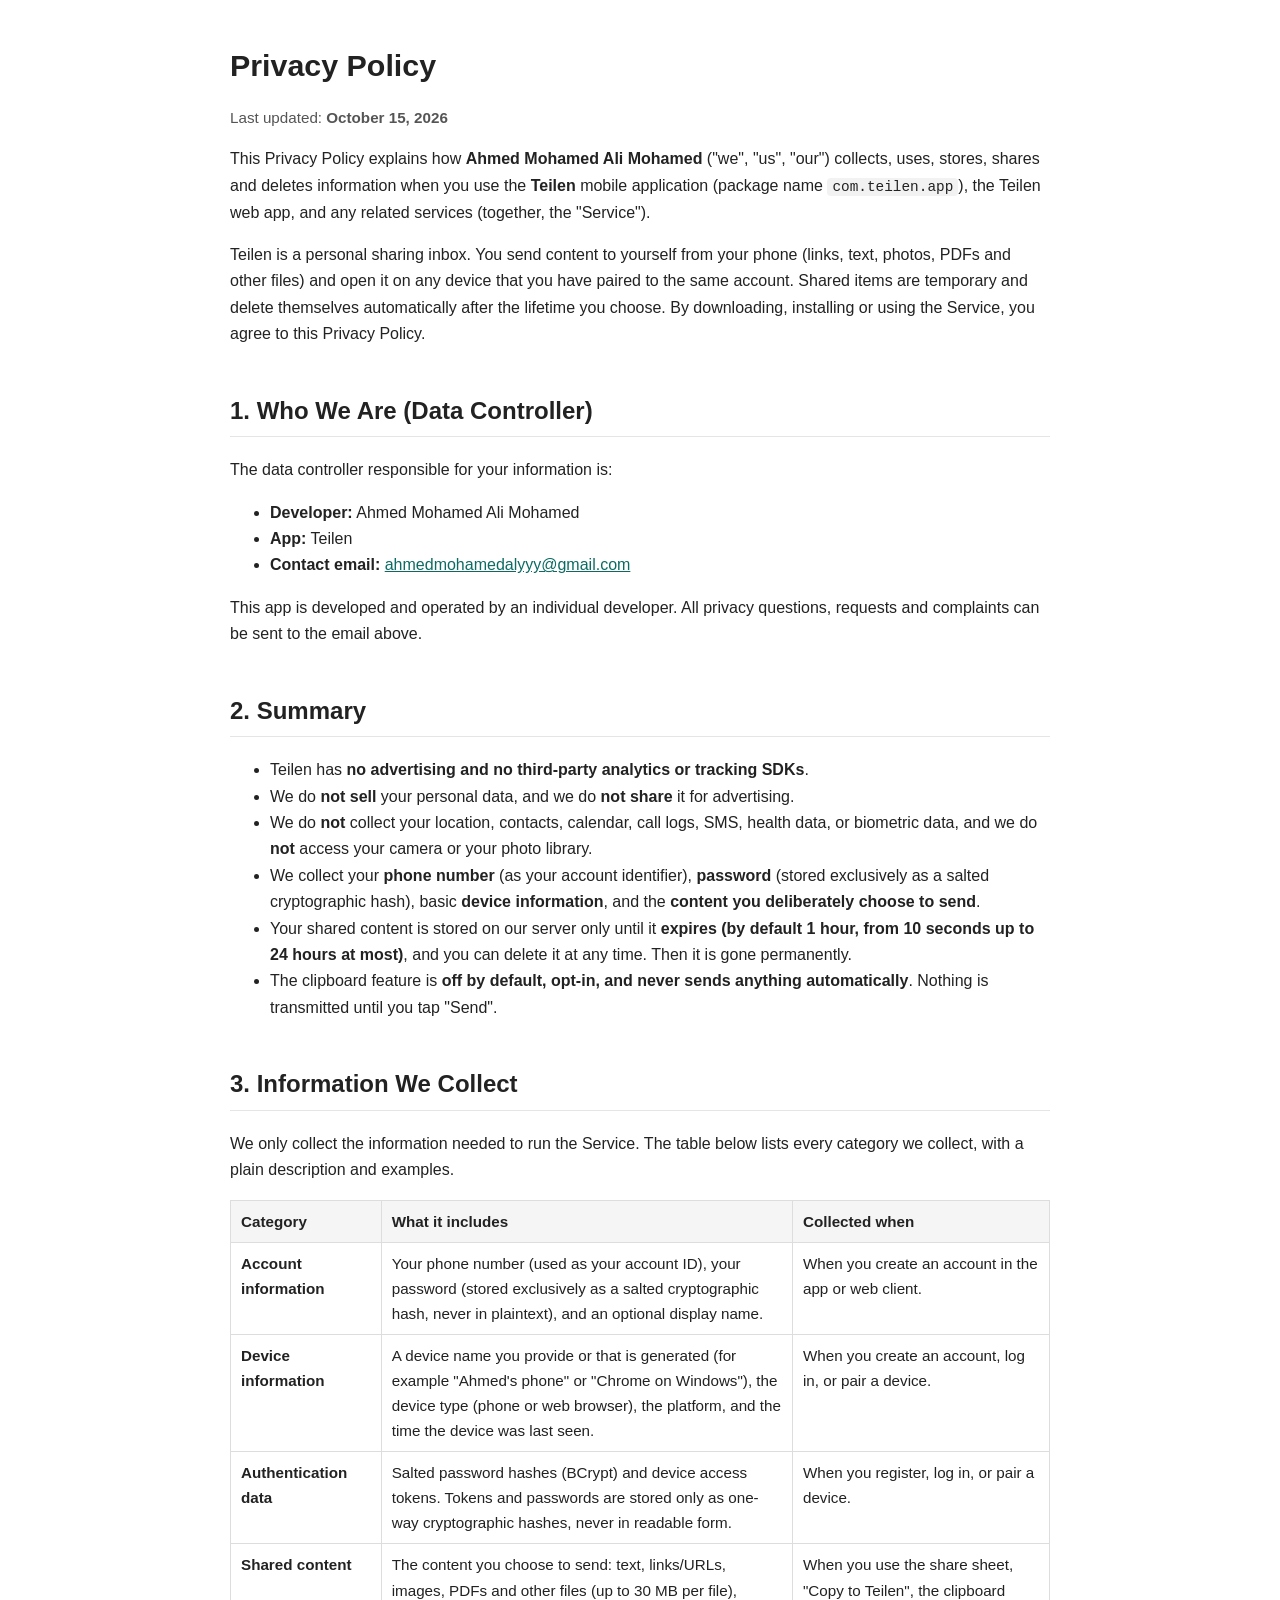
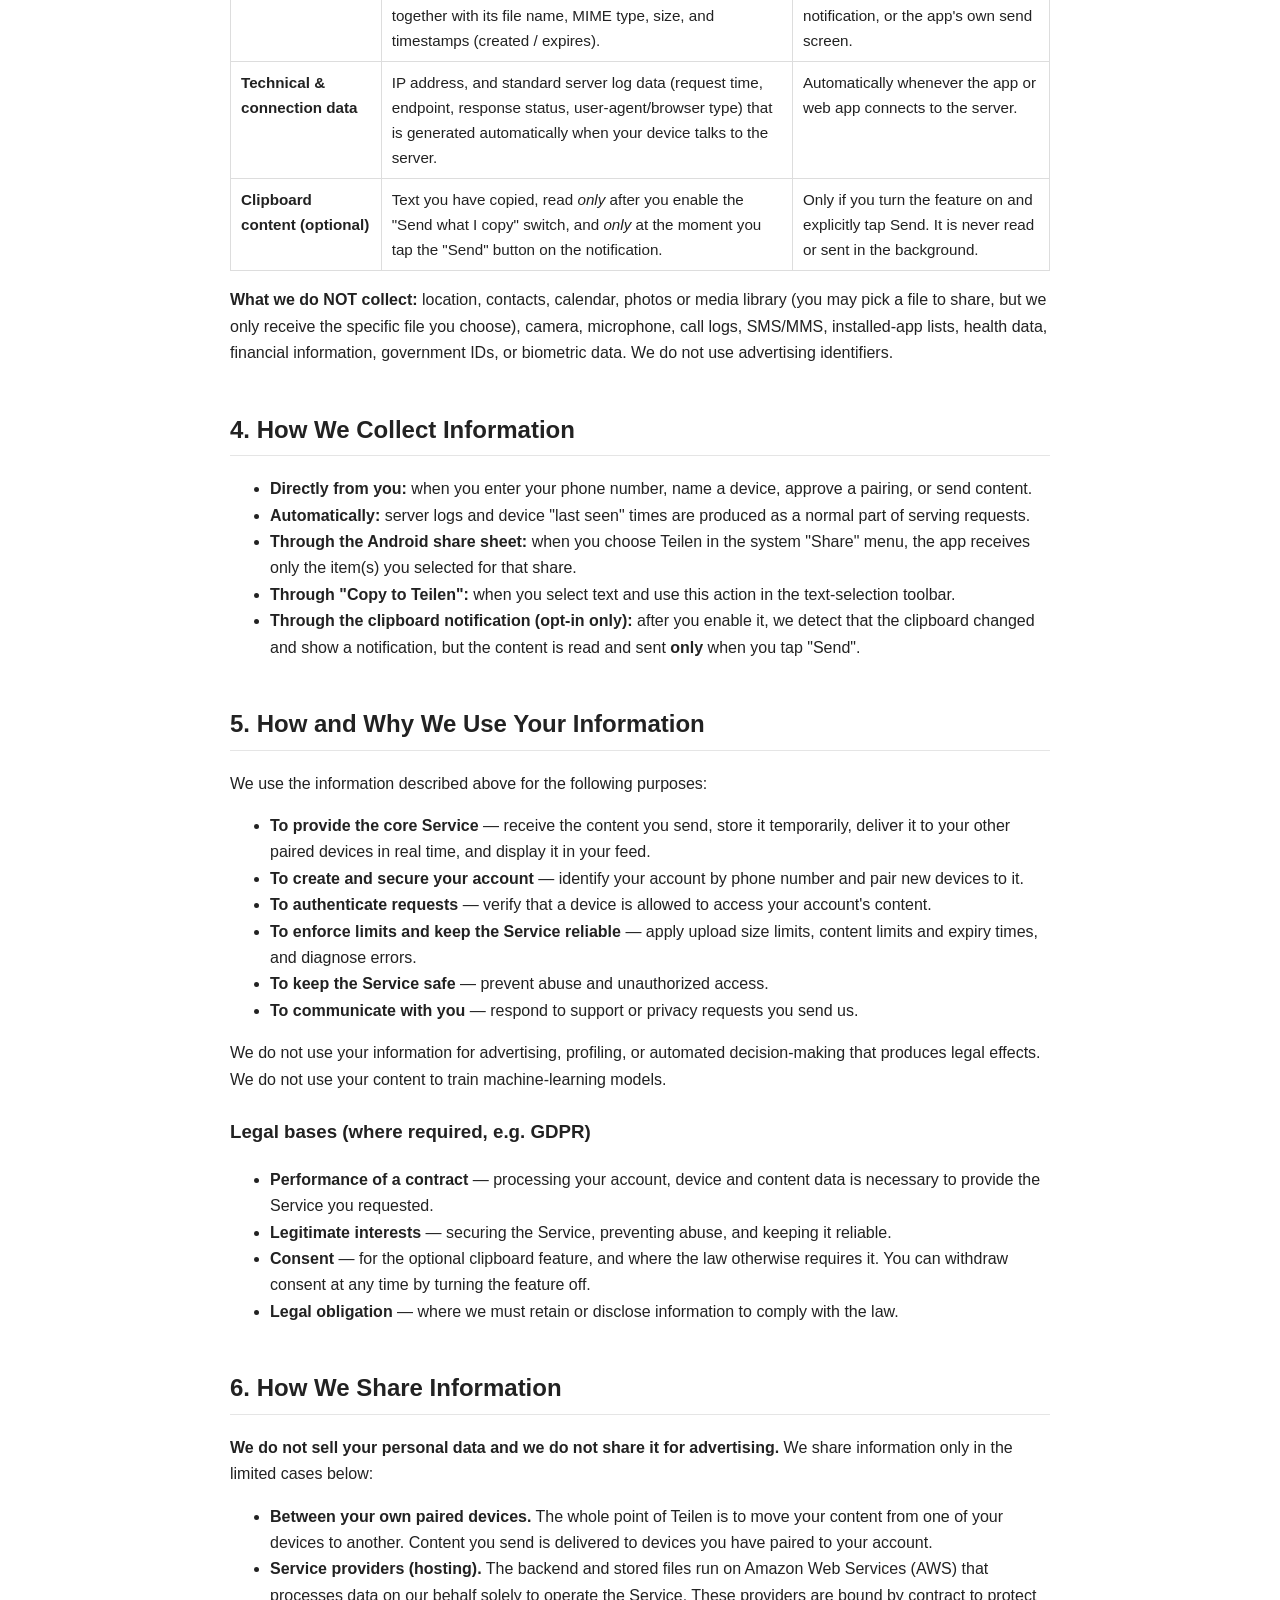
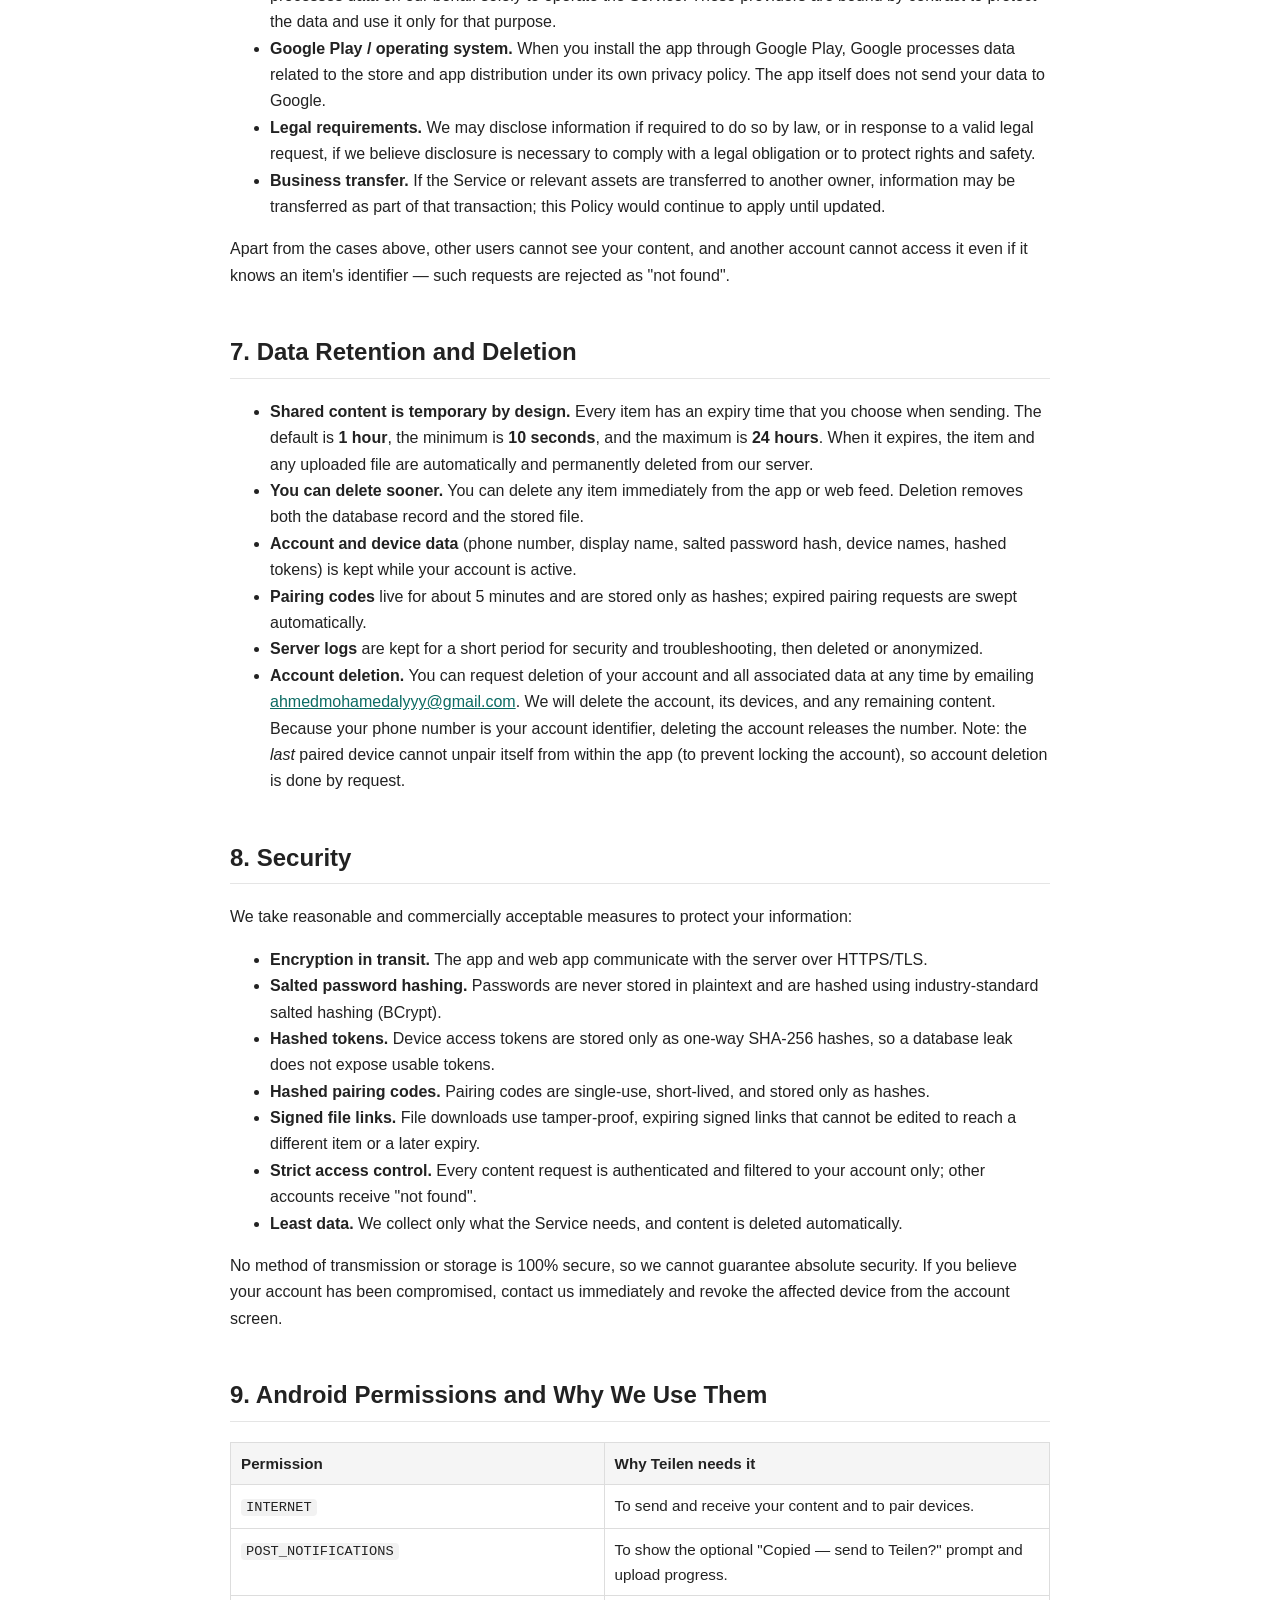
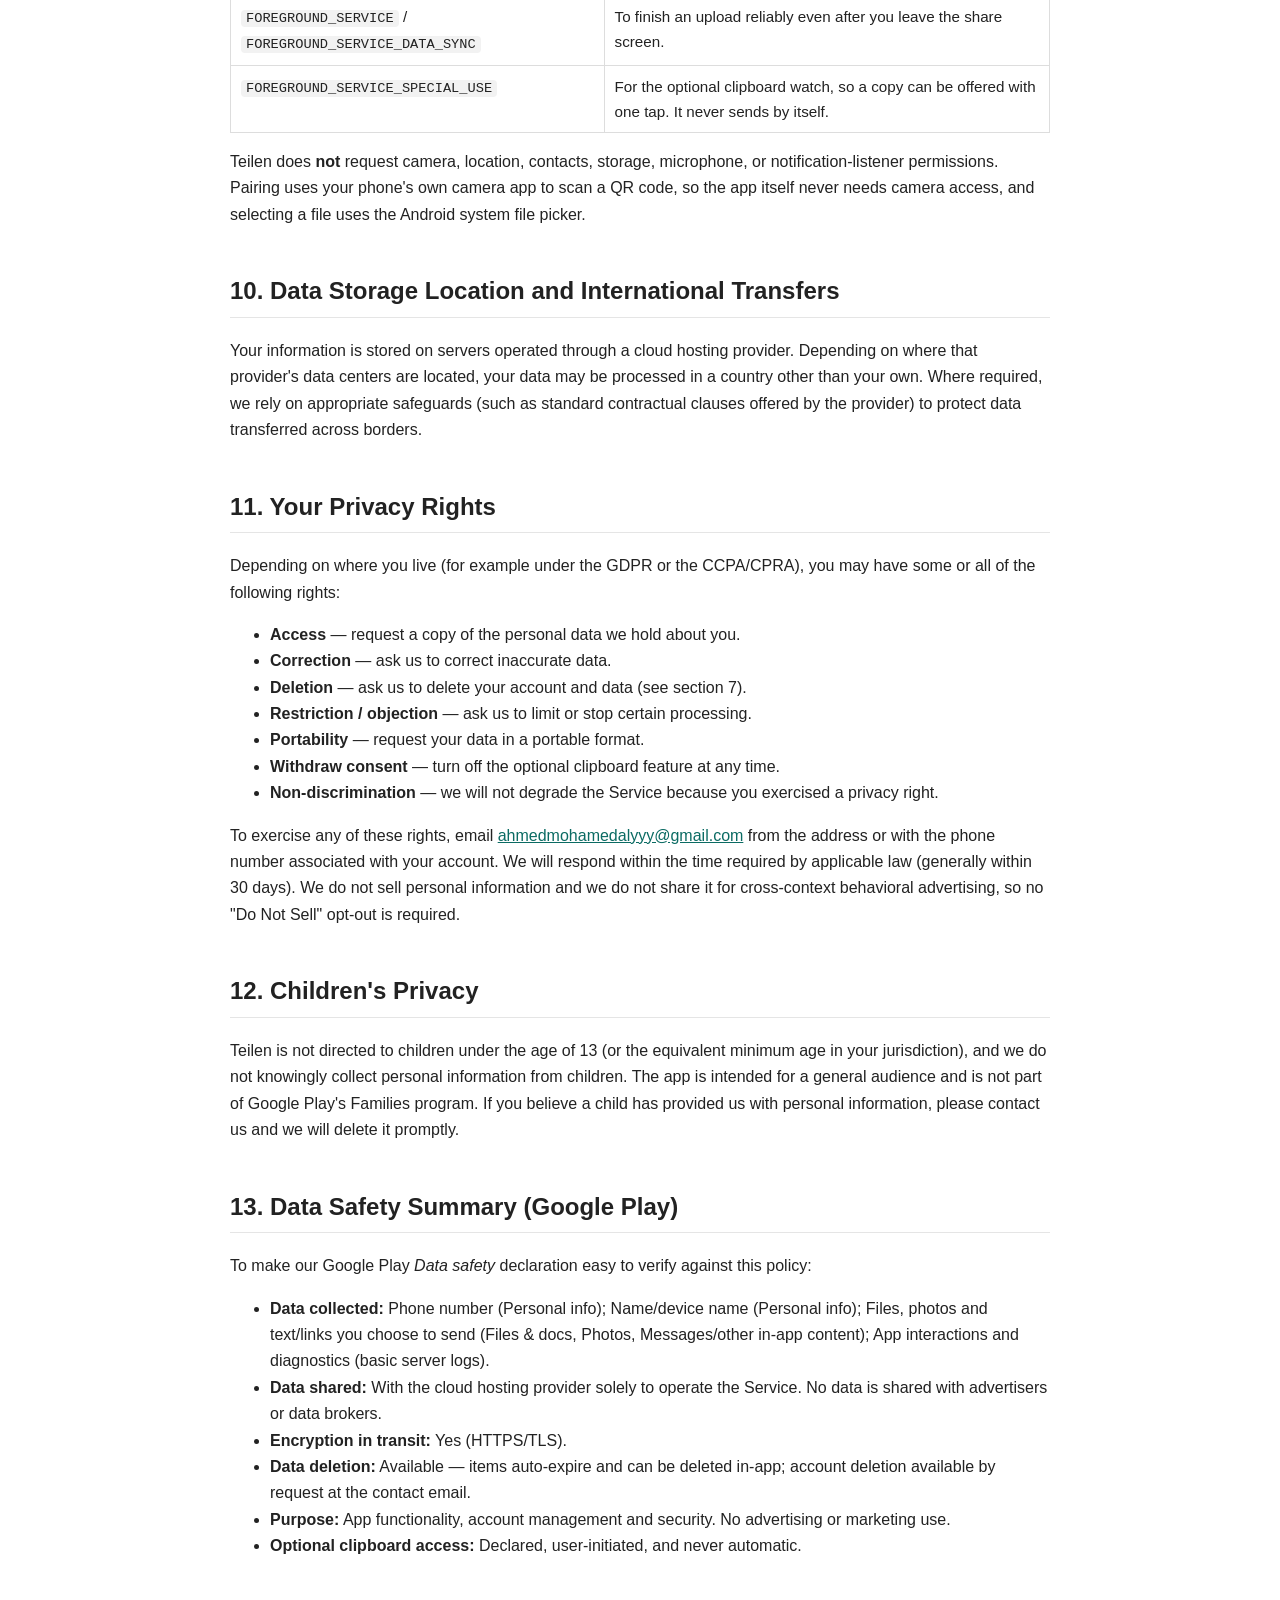
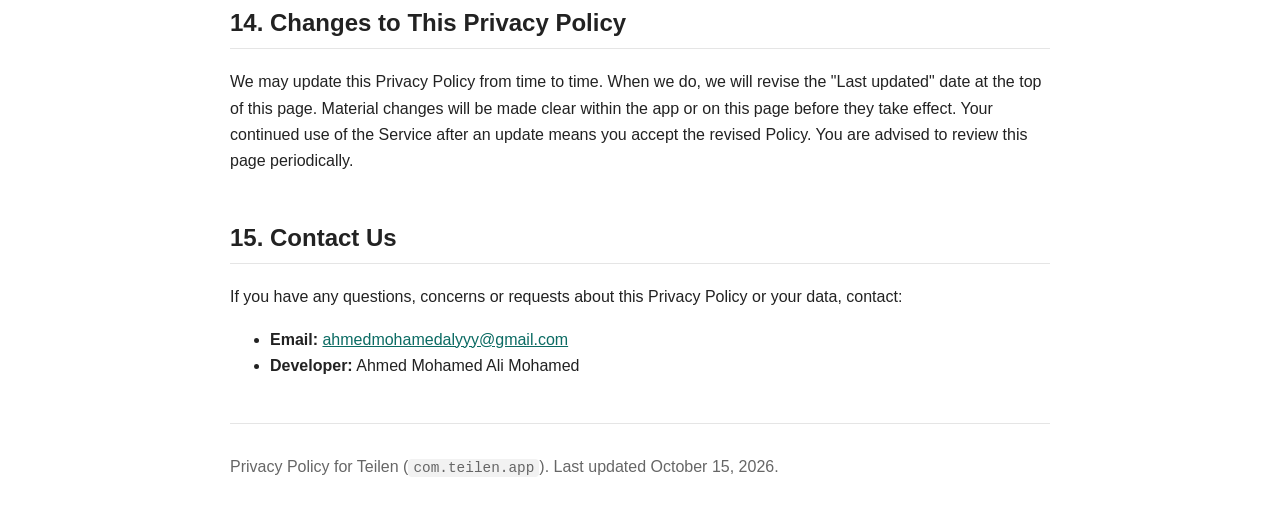
<file: Privacy-Policy/index.html>
<!DOCTYPE html>
<html lang="en">
<head>
    <meta charset="UTF-8">
    <meta name="viewport" content="width=device-width, initial-scale=1.0">
    <title>Privacy Policy - Teilen</title>
    <meta name="description" content="Privacy Policy for the Teilen Android app and web app. What data Teilen collects, how it is used, how long it is kept, and how to delete it.">
    <style>
        :root { color-scheme: light dark; }
        body {
            font-family: -apple-system, BlinkMacSystemFont, "Segoe UI", Roboto, Helvetica, Arial, sans-serif;
            max-width: 820px;
            margin: 40px auto;
            padding: 0 20px;
            line-height: 1.65;
            color: #222;
            background: #fff;
        }
        h1 { font-size: 1.9rem; margin-bottom: 0.2em; }
        h2 { margin-top: 1.8em; border-bottom: 1px solid #e5e5e5; padding-bottom: 0.25em; }
        h3 { margin-top: 1.3em; }
        p, li { font-size: 1rem; }
        .meta { color: #555; font-size: 0.95rem; }
        table { border-collapse: collapse; width: 100%; margin: 1em 0; font-size: 0.95rem; }
        th, td { border: 1px solid #ddd; padding: 8px 10px; text-align: left; vertical-align: top; }
        th { background: #f5f5f5; }
        code { background: #f2f2f2; padding: 1px 5px; border-radius: 4px; font-size: 0.9em; }
        a { color: #0b6b63; }
        footer { margin-top: 3em; padding-top: 1em; border-top: 1px solid #e5e5e5; color: #666; font-size: 0.9rem; }
        @media (prefers-color-scheme: dark) {
            body { color: #e6e6e6; background: #121212; }
            h2 { border-bottom-color: #333; }
            .meta, footer { color: #a5a5a5; }
            th, td { border-color: #333; }
            th { background: #1e1e1e; }
            code { background: #262626; }
            a { color: #5fd3c7; }
        }
    </style>
</head>
<body>
    <h1>Privacy Policy</h1>
    <p class="meta">Last updated: <strong>October 15, 2026</strong></p>

    <p>
        This Privacy Policy explains how <strong>Ahmed Mohamed Ali Mohamed</strong> ("we", "us", "our") collects,
        uses, stores, shares and deletes information when you use the <strong>Teilen</strong> mobile
        application (package name <code>com.teilen.app</code>), the Teilen web app, and any related
        services (together, the "Service").
    </p>
    <p>
        Teilen is a personal sharing inbox. You send content to yourself from your phone (links,
        text, photos, PDFs and other files) and open it on any device that you have paired to the
        same account. Shared items are temporary and delete themselves automatically after the
        lifetime you choose. By downloading, installing or using the Service, you agree to this
        Privacy Policy.
    </p>

    <h2>1. Who We Are (Data Controller)</h2>
    <p>
        The data controller responsible for your information is:
    </p>
    <ul>
        <li><strong>Developer:</strong> Ahmed Mohamed Ali Mohamed</li>
        <li><strong>App:</strong> Teilen</li>
        <li><strong>Contact email:</strong> <a href="mailto:ahmedmohamedalyyy@gmail.com">ahmedmohamedalyyy@gmail.com</a></li>
    </ul>
    <p>
        This app is developed and operated by an individual developer. All privacy questions,
        requests and complaints can be sent to the email above.
    </p>

    <h2>2. Summary</h2>
    <ul>
        <li>Teilen has <strong>no advertising and no third-party analytics or tracking SDKs</strong>.</li>
        <li>We do <strong>not sell</strong> your personal data, and we do <strong>not share</strong> it for advertising.</li>
        <li>We do <strong>not</strong> collect your location, contacts, calendar, call logs, SMS, health data, or biometric data, and we do <strong>not</strong> access your camera or your photo library.</li>
        <li>We collect your <strong>phone number</strong> (as your account identifier), <strong>password</strong> (stored exclusively as a salted cryptographic hash), basic <strong>device information</strong>, and the <strong>content you deliberately choose to send</strong>.</li>
        <li>Your shared content is stored on our server only until it <strong>expires (by default 1 hour, from 10 seconds up to 24 hours at most)</strong>, and you can delete it at any time. Then it is gone permanently.</li>
        <li>The clipboard feature is <strong>off by default, opt-in, and never sends anything automatically</strong>. Nothing is transmitted until you tap "Send".</li>
    </ul>

    <h2>3. Information We Collect</h2>
    <p>
        We only collect the information needed to run the Service. The table below lists every
        category we collect, with a plain description and examples.
    </p>

    <table>
        <thead>
            <tr>
                <th>Category</th>
                <th>What it includes</th>
                <th>Collected when</th>
            </tr>
        </thead>
        <tbody>
            <tr>
                <td><strong>Account information</strong></td>
                <td>Your phone number (used as your account ID), your password (stored exclusively as a salted cryptographic hash, never in plaintext), and an optional display name.</td>
                <td>When you create an account in the app or web client.</td>
            </tr>
            <tr>
                <td><strong>Device information</strong></td>
                <td>A device name you provide or that is generated (for example "Ahmed's phone" or "Chrome on Windows"), the device type (phone or web browser), the platform, and the time the device was last seen.</td>
                <td>When you create an account, log in, or pair a device.</td>
            </tr>
            <tr>
                <td><strong>Authentication data</strong></td>
                <td>Salted password hashes (BCrypt) and device access tokens. Tokens and passwords are stored only as one-way cryptographic hashes, never in readable form.</td>
                <td>When you register, log in, or pair a device.</td>
            </tr>
            <tr>
                <td><strong>Shared content</strong></td>
                <td>The content you choose to send: text, links/URLs, images, PDFs and other files (up to 30&nbsp;MB per file), together with its file name, MIME type, size, and timestamps (created / expires).</td>
                <td>When you use the share sheet, "Copy to Teilen", the clipboard notification, or the app's own send screen.</td>
            </tr>
            <tr>
                <td><strong>Technical &amp; connection data</strong></td>
                <td>IP address, and standard server log data (request time, endpoint, response status, user-agent/browser type) that is generated automatically when your device talks to the server.</td>
                <td>Automatically whenever the app or web app connects to the server.</td>
            </tr>
            <tr>
                <td><strong>Clipboard content (optional)</strong></td>
                <td>Text you have copied, read <em>only</em> after you enable the "Send what I copy" switch, and <em>only</em> at the moment you tap the "Send" button on the notification.</td>
                <td>Only if you turn the feature on and explicitly tap Send. It is never read or sent in the background.</td>
            </tr>
        </tbody>
    </table>

    <p>
        <strong>What we do NOT collect:</strong> location, contacts, calendar, photos or media
        library (you may pick a file to share, but we only receive the specific file you choose),
        camera, microphone, call logs, SMS/MMS, installed-app lists, health data, financial
        information, government IDs, or biometric data. We do not use advertising identifiers.
    </p>

    <h2>4. How We Collect Information</h2>
    <ul>
        <li><strong>Directly from you:</strong> when you enter your phone number, name a device, approve a pairing, or send content.</li>
        <li><strong>Automatically:</strong> server logs and device "last seen" times are produced as a normal part of serving requests.</li>
        <li><strong>Through the Android share sheet:</strong> when you choose Teilen in the system "Share" menu, the app receives only the item(s) you selected for that share.</li>
        <li><strong>Through "Copy to Teilen":</strong> when you select text and use this action in the text-selection toolbar.</li>
        <li><strong>Through the clipboard notification (opt-in only):</strong> after you enable it, we detect that the clipboard changed and show a notification, but the content is read and sent <strong>only</strong> when you tap "Send".</li>
    </ul>

    <h2>5. How and Why We Use Your Information</h2>
    <p>We use the information described above for the following purposes:</p>
    <ul>
        <li><strong>To provide the core Service</strong> — receive the content you send, store it temporarily, deliver it to your other paired devices in real time, and display it in your feed.</li>
        <li><strong>To create and secure your account</strong> — identify your account by phone number and pair new devices to it.</li>
        <li><strong>To authenticate requests</strong> — verify that a device is allowed to access your account's content.</li>
        <li><strong>To enforce limits and keep the Service reliable</strong> — apply upload size limits, content limits and expiry times, and diagnose errors.</li>
        <li><strong>To keep the Service safe</strong> — prevent abuse and unauthorized access.</li>
        <li><strong>To communicate with you</strong> — respond to support or privacy requests you send us.</li>
    </ul>
    <p>
        We do not use your information for advertising, profiling, or automated decision-making that
        produces legal effects. We do not use your content to train machine-learning models.
    </p>

    <h3>Legal bases (where required, e.g. GDPR)</h3>
    <ul>
        <li><strong>Performance of a contract</strong> — processing your account, device and content data is necessary to provide the Service you requested.</li>
        <li><strong>Legitimate interests</strong> — securing the Service, preventing abuse, and keeping it reliable.</li>
        <li><strong>Consent</strong> — for the optional clipboard feature, and where the law otherwise requires it. You can withdraw consent at any time by turning the feature off.</li>
        <li><strong>Legal obligation</strong> — where we must retain or disclose information to comply with the law.</li>
    </ul>

    <h2>6. How We Share Information</h2>
    <p>
        <strong>We do not sell your personal data and we do not share it for advertising.</strong>
        We share information only in the limited cases below:
    </p>
    <ul>
        <li><strong>Between your own paired devices.</strong> The whole point of Teilen is to move your content from one of your devices to another. Content you send is delivered to devices you have paired to your account.</li>
        <li><strong>Service providers (hosting).</strong> The backend and stored files run on Amazon Web Services (AWS) that processes data on our behalf solely to operate the Service. These providers are bound by contract to protect the data and use it only for that purpose.</li>
        <li><strong>Google Play / operating system.</strong> When you install the app through Google Play, Google processes data related to the store and app distribution under its own privacy policy. The app itself does not send your data to Google.</li>
        <li><strong>Legal requirements.</strong> We may disclose information if required to do so by law, or in response to a valid legal request, if we believe disclosure is necessary to comply with a legal obligation or to protect rights and safety.</li>
        <li><strong>Business transfer.</strong> If the Service or relevant assets are transferred to another owner, information may be transferred as part of that transaction; this Policy would continue to apply until updated.</li>
    </ul>
    <p>
        Apart from the cases above, other users cannot see your content, and another account cannot
        access it even if it knows an item's identifier — such requests are rejected as "not found".
    </p>

    <h2>7. Data Retention and Deletion</h2>
    <ul>
        <li><strong>Shared content is temporary by design.</strong> Every item has an expiry time that you choose when sending. The default is <strong>1 hour</strong>, the minimum is <strong>10 seconds</strong>, and the maximum is <strong>24 hours</strong>. When it expires, the item and any uploaded file are automatically and permanently deleted from our server.</li>
        <li><strong>You can delete sooner.</strong> You can delete any item immediately from the app or web feed. Deletion removes both the database record and the stored file.</li>
        <li><strong>Account and device data</strong> (phone number, display name, salted password hash, device names, hashed tokens) is kept while your account is active.</li>
        <li><strong>Pairing codes</strong> live for about 5 minutes and are stored only as hashes; expired pairing requests are swept automatically.</li>
        <li><strong>Server logs</strong> are kept for a short period for security and troubleshooting, then deleted or anonymized.</li>
        <li><strong>Account deletion.</strong> You can request deletion of your account and all associated data at any time by emailing <a href="mailto:ahmedmohamedalyyy@gmail.com">ahmedmohamedalyyy@gmail.com</a>. We will delete the account, its devices, and any remaining content. Because your phone number is your account identifier, deleting the account releases the number. Note: the <em>last</em> paired device cannot unpair itself from within the app (to prevent locking the account), so account deletion is done by request.</li>
    </ul>

    <h2>8. Security</h2>
    <p>
        We take reasonable and commercially acceptable measures to protect your information:
    </p>
    <ul>
        <li><strong>Encryption in transit.</strong> The app and web app communicate with the server over HTTPS/TLS.</li>
        <li><strong>Salted password hashing.</strong> Passwords are never stored in plaintext and are hashed using industry-standard salted hashing (BCrypt).</li>
        <li><strong>Hashed tokens.</strong> Device access tokens are stored only as one-way SHA-256 hashes, so a database leak does not expose usable tokens.</li>
        <li><strong>Hashed pairing codes.</strong> Pairing codes are single-use, short-lived, and stored only as hashes.</li>
        <li><strong>Signed file links.</strong> File downloads use tamper-proof, expiring signed links that cannot be edited to reach a different item or a later expiry.</li>
        <li><strong>Strict access control.</strong> Every content request is authenticated and filtered to your account only; other accounts receive "not found".</li>
        <li><strong>Least data.</strong> We collect only what the Service needs, and content is deleted automatically.</li>
    </ul>
    <p>
        No method of transmission or storage is 100% secure, so we cannot guarantee absolute
        security. If you believe your account has been compromised, contact us immediately and
        revoke the affected device from the account screen.
    </p>

    <h2>9. Android Permissions and Why We Use Them</h2>
    <table>
        <thead>
            <tr><th>Permission</th><th>Why Teilen needs it</th></tr>
        </thead>
        <tbody>
            <tr><td><code>INTERNET</code></td><td>To send and receive your content and to pair devices.</td></tr>
            <tr><td><code>POST_NOTIFICATIONS</code></td><td>To show the optional "Copied — send to Teilen?" prompt and upload progress.</td></tr>
            <tr><td><code>FOREGROUND_SERVICE</code> / <code>FOREGROUND_SERVICE_DATA_SYNC</code></td><td>To finish an upload reliably even after you leave the share screen.</td></tr>
            <tr><td><code>FOREGROUND_SERVICE_SPECIAL_USE</code></td><td>For the optional clipboard watch, so a copy can be offered with one tap. It never sends by itself.</td></tr>
        </tbody>
    </table>
    <p>
        Teilen does <strong>not</strong> request camera, location, contacts, storage, microphone, or
        notification-listener permissions. Pairing uses your phone's own camera app to scan a QR
        code, so the app itself never needs camera access, and selecting a file uses the Android
        system file picker.
    </p>

    <h2>10. Data Storage Location and International Transfers</h2>
    <p>
        Your information is stored on servers operated through a cloud hosting provider. Depending
        on where that provider's data centers are located, your data may be processed in a country
        other than your own. Where required, we rely on appropriate safeguards (such as standard
        contractual clauses offered by the provider) to protect data transferred across borders.
    </p>

    <h2>11. Your Privacy Rights</h2>
    <p>
        Depending on where you live (for example under the GDPR or the CCPA/CPRA), you may have
        some or all of the following rights:
    </p>
    <ul>
        <li><strong>Access</strong> — request a copy of the personal data we hold about you.</li>
        <li><strong>Correction</strong> — ask us to correct inaccurate data.</li>
        <li><strong>Deletion</strong> — ask us to delete your account and data (see section 7).</li>
        <li><strong>Restriction / objection</strong> — ask us to limit or stop certain processing.</li>
        <li><strong>Portability</strong> — request your data in a portable format.</li>
        <li><strong>Withdraw consent</strong> — turn off the optional clipboard feature at any time.</li>
        <li><strong>Non-discrimination</strong> — we will not degrade the Service because you exercised a privacy right.</li>
    </ul>
    <p>
        To exercise any of these rights, email
        <a href="mailto:ahmedmohamedalyyy@gmail.com">ahmedmohamedalyyy@gmail.com</a> from the address
        or with the phone number associated with your account. We will respond within the time
        required by applicable law (generally within 30 days). We do not sell personal information
        and we do not share it for cross-context behavioral advertising, so no "Do Not Sell" opt-out
        is required.
    </p>

    <h2>12. Children's Privacy</h2>
    <p>
        Teilen is not directed to children under the age of 13 (or the equivalent minimum age in your
        jurisdiction), and we do not knowingly collect personal information from children. The app
        is intended for a general audience and is not part of Google Play's Families program. If you
        believe a child has provided us with personal information, please contact us and we will
        delete it promptly.
    </p>

    <h2>13. Data Safety Summary (Google Play)</h2>
    <p>
        To make our Google Play <em>Data safety</em> declaration easy to verify against this policy:
    </p>
    <ul>
        <li><strong>Data collected:</strong> Phone number (Personal info); Name/device name (Personal info); Files, photos and text/links you choose to send (Files &amp; docs, Photos, Messages/other in-app content); App interactions and diagnostics (basic server logs).</li>
        <li><strong>Data shared:</strong> With the cloud hosting provider solely to operate the Service. No data is shared with advertisers or data brokers.</li>
        <li><strong>Encryption in transit:</strong> Yes (HTTPS/TLS).</li>
        <li><strong>Data deletion:</strong> Available — items auto-expire and can be deleted in-app; account deletion available by request at the contact email.</li>
        <li><strong>Purpose:</strong> App functionality, account management and security. No advertising or marketing use.</li>
        <li><strong>Optional clipboard access:</strong> Declared, user-initiated, and never automatic.</li>
    </ul>

    <h2>14. Changes to This Privacy Policy</h2>
    <p>
        We may update this Privacy Policy from time to time. When we do, we will revise the "Last
        updated" date at the top of this page. Material changes will be made clear within the app or
        on this page before they take effect. Your continued use of the Service after an update
        means you accept the revised Policy. You are advised to review this page periodically.
    </p>

    <h2>15. Contact Us</h2>
    <p>
        If you have any questions, concerns or requests about this Privacy Policy or your data,
        contact:
    </p>
    <ul>
        <li><strong>Email:</strong> <a href="mailto:ahmedmohamedalyyy@gmail.com">ahmedmohamedalyyy@gmail.com</a></li>
        <li><strong>Developer:</strong> Ahmed Mohamed Ali Mohamed</li>
    </ul>

    <footer>
        <p>Privacy Policy for Teilen (<code>com.teilen.app</code>). Last updated October 15, 2026.</p>
    </footer>
</body>
</html>
</file>
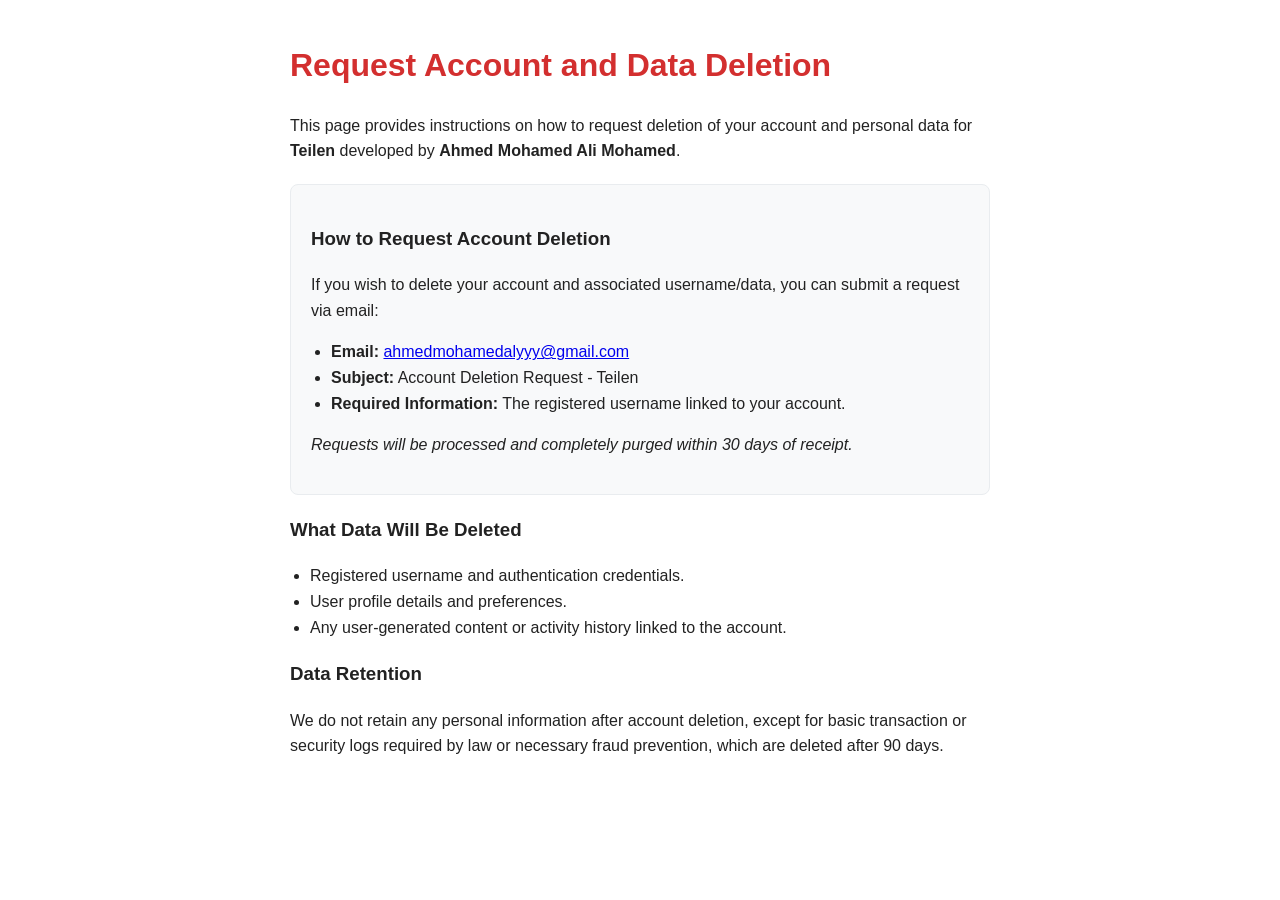
<file: Privacy-Policy/delete-account/index.html>
<!DOCTYPE html>
<html lang="en">
<head>
    <meta charset="UTF-8">
    <meta name="viewport" content="width=device-width, initial-scale=1.0">
    <title>Account Deletion Request - Teilen</title>
    <style>
        body { font-family: -apple-system, BlinkMacSystemFont, "Segoe UI", Roboto, sans-serif; max-width: 700px; margin: 40px auto; padding: 0 20px; line-height: 1.6; color: #222; }
        h1 { color: #d32f2f; }
        .box { background: #f8f9fa; border: 1px solid #e9ecef; border-radius: 8px; padding: 20px; margin: 20px 0; }
        ul { padding-left: 20px; }
    </style>
</head>
<body>

    <h1>Request Account and Data Deletion</h1>
    <p>This page provides instructions on how to request deletion of your account and personal data for <strong>Teilen</strong> developed by <strong>Ahmed Mohamed Ali Mohamed</strong>.</p>

    <div class="box">
        <h3>How to Request Account Deletion</h3>
        <p>If you wish to delete your account and associated username/data, you can submit a request via email:</p>
        <ul>
            <li><strong>Email:</strong> <a href="mailto:ahmedmohamedalyyy@gmail.com">ahmedmohamedalyyy@gmail.com</a></li>
            <li><strong>Subject:</strong> Account Deletion Request - Teilen</li>
            <li><strong>Required Information:</strong> The registered username linked to your account.</li>
        </ul>
        <p><em>Requests will be processed and completely purged within 30 days of receipt.</em></p>
    </div>

    <h3>What Data Will Be Deleted</h3>
    <ul>
        <li>Registered username and authentication credentials.</li>
        <li>User profile details and preferences.</li>
        <li>Any user-generated content or activity history linked to the account.</li>
    </ul>

    <h3>Data Retention</h3>
    <p>We do not retain any personal information after account deletion, except for basic transaction or security logs required by law or necessary fraud prevention, which are deleted after 90 days.</p>

</body>
</html>
</file>
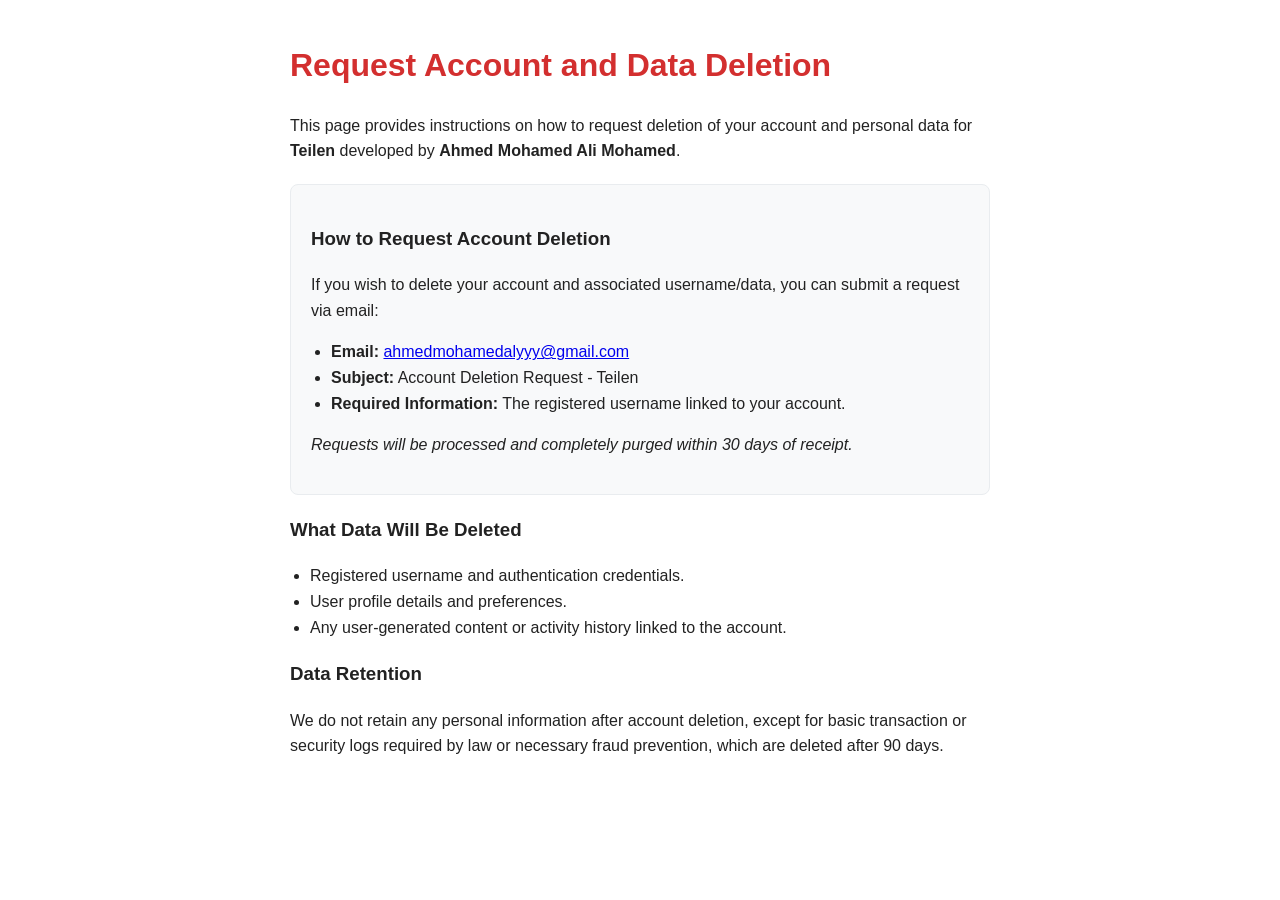
<file: Privacy-Policy/delete-account.html>
<!DOCTYPE html>
<html lang="en">
<head>
    <meta charset="UTF-8">
    <meta name="viewport" content="width=device-width, initial-scale=1.0">
    <title>Request Account and Data Deletion - Teilen</title>
    <meta http-equiv="refresh" content="0; url=./delete-account/">
    <link rel="canonical" href="./delete-account/">
</head>
<body>
    <p>This page moved to <a href="./delete-account/">./delete-account/</a>.</p>
</body>
</html>
</file>
